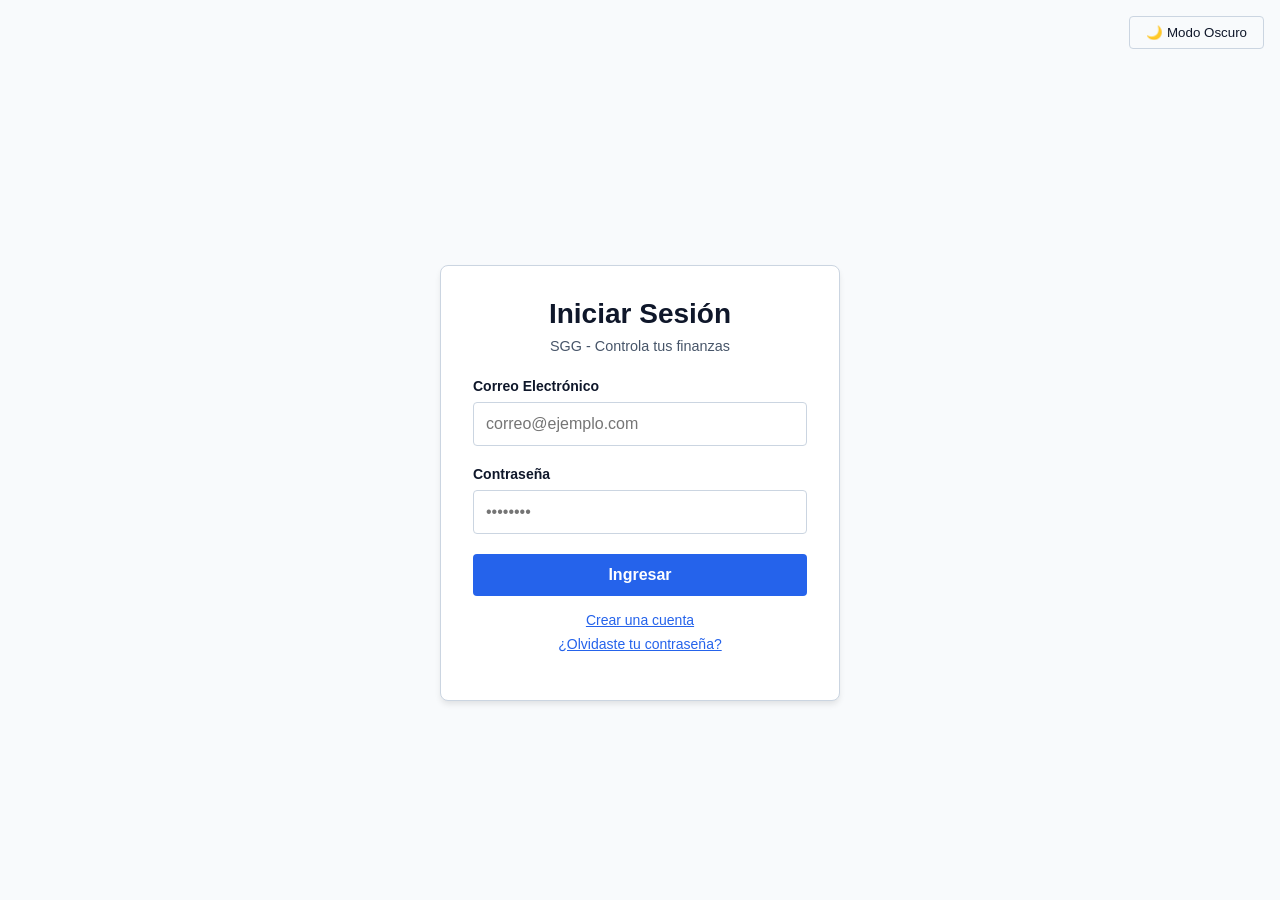
<file: index.html>
<!DOCTYPE html>
<html lang="es">
<head>
    <meta charset="UTF-8">
    <meta name="viewport" content="width=device-width, initial-scale=1.0">
    <title>SGG - Sistema de Gestión de Gastos</title>
    <link rel="stylesheet" href="style.css">
</head>
<body class="light-theme">

    <header>
        <button id="theme-toggle" aria-label="Cambiar modo de color" class="btn-secondary">🌙 Modo Oscuro</button>
    </header>

    <main class="auth-container">
        <section id="login-section" class="auth-card">
            <h1>Iniciar Sesión</h1>
            <p class="subtitle">SGG - Controla tus finanzas</p>
            
            <form id="login-form" novalidate>
                <div class="form-group">
                    <label for="login-email">Correo Electrónico</label>
                    <input type="email" id="login-email" required placeholder="correo@ejemplo.com">
                </div>
                <div class="form-group">
                    <label for="login-password">Contraseña</label>
                    <input type="password" id="login-password" required placeholder="••••••••">
                </div>
                <button type="submit" class="btn-primary">Ingresar</button>
            </form>
            
            <div class="auth-links">
                <button type="button" class="link-btn" onclick="switchView('register')">Crear una cuenta</button>
                <button type="button" class="link-btn" onclick="switchView('recover')">¿Olvidaste tu contraseña?</button>
            </div>
            <div id="login-feedback" class="feedback-msg" aria-live="polite"></div>
        </section>

        <section id="register-section" class="auth-card hidden">
            <h2>Crear Cuenta</h2>
            <p class="subtitle">Únete al Sistema de Gestión de Gastos</p>
            
            <form id="register-form" novalidate>
                <div class="form-group">
                    <label for="reg-name">Nombre Completo</label>
                    <input type="text" id="reg-name" required placeholder="Juan Pérez">
                </div>
                <div class="form-group">
                    <label for="reg-email">Correo Electrónico</label>
                    <input type="email" id="reg-email" required placeholder="juan@ejemplo.com">
                </div>
                <div class="form-group">
                    <label for="reg-password">Contraseña</label>
                    <input type="password" id="reg-password" required placeholder="Mínimo 6 caracteres">
                </div>
                <div class="form-group">
                    <label for="reg-confirm-password">Confirmar Contraseña</label>
                    <input type="password" id="reg-confirm-password" required placeholder="Repite tu contraseña">
                </div>
                <button type="submit" class="btn-primary">Registrarse</button>
            </form>
            
            <div class="auth-links">
                <button type="button" class="link-btn" onclick="switchView('login')">¿Ya tienes cuenta? Inicia sesión</button>
            </div>
            <div id="register-feedback" class="feedback-msg" aria-live="polite"></div>
        </section>

        <section id="recover-section" class="auth-card hidden">
            <h2>Recuperar Contraseña</h2>
            <p class="subtitle">Te enviaremos las instrucciones de restablecimiento</p>
            
            <form id="recover-form" novalidate>
                <div class="form-group">
                    <label for="recover-email">Correo Electrónico Registrado</label>
                    <input type="email" id="recover-email" required placeholder="correo@ejemplo.com">
                </div>
                <button type="submit" class="btn-primary">Enviar Enlace</button>
            </form>
            
            <div class="auth-links">
                <button type="button" class="link-btn" onclick="switchView('login')">Volver al Inicio de Sesión</button>
            </div>
            <div id="recover-feedback" class="feedback-msg" aria-live="polite"></div>
        </section>
    </main>

    <script src="js/login.js"></script>
</body>
</html>
</file>
<file: style.css>
/* Variables de entorno: ETC y Accesibilidad (Contraste Asegurado) */
:root {
    --bg-primary: #f8fafc;
    --bg-card: #ffffff;
    --text-main: #0f172a;
    --text-muted: #475569;
    --primary-color: #2563eb;
    --primary-hover: #1d4ed8;
    --border-color: #cbd5e1;
    --error-color: #b91c1c;
    --success-color: #15803d;
}

body.dark-theme {
    --bg-primary: #0f172a;
    --bg-card: #1e293b;
    --text-main: #f8fafc;
    --text-muted: #94a3b8;
    --primary-color: #3b82f6;
    --primary-hover: #60a5fa;
    --border-color: #334155;
    --error-color: #ef4444;
    --success-color: #4ade80;
}

/* Estilos Generales */
* {
    box-sizing: border-box;
    margin: 0;
    padding: 0;
    font-family: -apple-system, BlinkMacSystemFont, "Segoe UI", Roboto, sans-serif;
    transition: background-color 0.3s, color 0.3s;
}

body {
    background-color: var(--bg-primary);
    color: var(--text-main);
    display: flex;
    flex-direction: column;
    min-height: 100vh;
}

header {
    display: flex;
    justify-content: flex-end;
    padding: 1rem;
}

.auth-container {
    flex: 1;
    display: flex;
    justify-content: center;
    align-items: center;
    padding: 1rem;
}

.auth-card {
    background-color: var(--bg-card);
    border: 1px solid var(--border-color);
    border-radius: 8px;
    padding: 2rem;
    width: 100%;
    max-width: 400px;
    box-shadow: 0 4px 6px -1px rgba(0, 0, 0, 0.1);
}

h1, h2 {
    font-size: 1.75rem;
    margin-bottom: 0.5rem;
    text-align: center;
}

.subtitle {
    color: var(--text-muted);
    font-size: 0.9rem;
    text-align: center;
    margin-bottom: 1.5rem;
}

/* Formularios */
.form-group {
    margin-bottom: 1.25rem;
    display: flex;
    flex-direction: column;
}

label {
    font-size: 0.875rem;
    font-weight: 600;
    margin-bottom: 0.5rem;
}

input {
    padding: 0.75rem;
    border: 1px solid var(--border-color);
    border-radius: 4px;
    background-color: transparent;
    color: var(--text-main);
    font-size: 1rem;
}

input:focus {
    outline: 2px solid var(--primary-color);
    outline-offset: 1px;
}

/* Botones */
.btn-primary {
    background-color: var(--primary-color);
    color: #ffffff;
    border: none;
    padding: 0.75rem;
    border-radius: 4px;
    font-size: 1rem;
    font-weight: bold;
    width: 100%;
    cursor: pointer;
}

.btn-primary:hover {
    background-color: var(--primary-hover);
}

.btn-secondary {
    background-color: transparent;
    color: var(--text-main);
    border: 1px solid var(--border-color);
    padding: 0.5rem 1rem;
    border-radius: 4px;
    cursor: pointer;
}

.auth-links {
    margin-top: 1rem;
    display: flex;
    flex-direction: column;
    gap: 0.5rem;
    align-items: center;
}

.link-btn {
    background: none;
    border: none;
    color: var(--primary-color);
    cursor: pointer;
    font-size: 0.875rem;
    text-decoration: underline;
}

.link-btn:hover {
    color: var(--primary-hover);
}

/* Modificadores de Estado */
.hidden {
    display: none !important;
}

.feedback-msg {
    margin-top: 1rem;
    font-size: 0.875rem;
    text-align: center;
    font-weight: 500;
}

.error-text { color: var(--error-color); }
.success-text { color: var(--success-color); }
</file>
